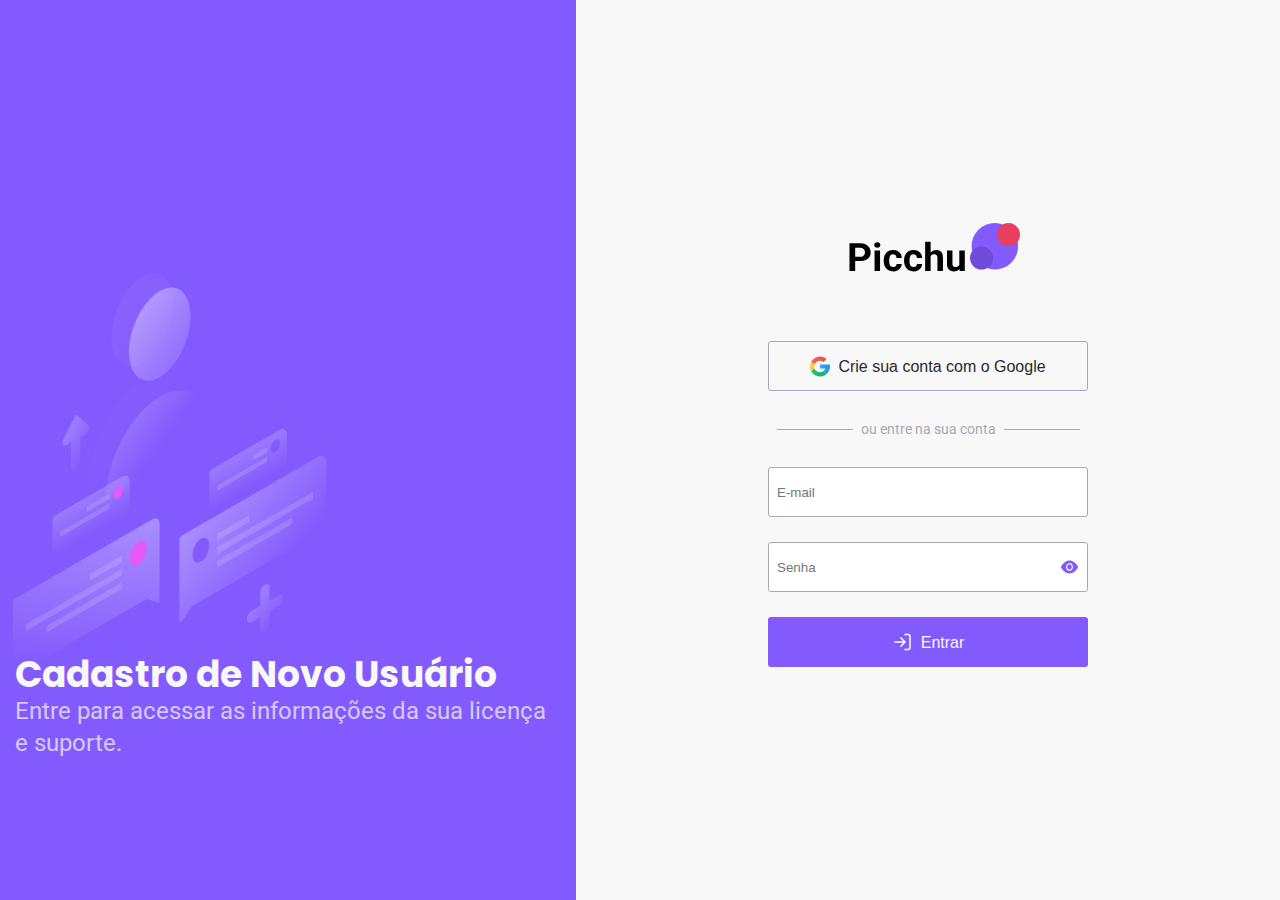
<file: index.html>
<!DOCTYPE html>
<html lang="pt-br">
<head>
<meta charset="UTF-8" />
<meta http-equiv="X-UA-Compatible" content="IE=edge" />
<meta name="viewport" content="width=device-width, initial-scale=1.0" />
<link rel="stylesheet" href="./assets/css/global.css" />
<link rel="stylesheet" href="./assets/css/style.css" />
<link rel="stylesheet" href="./assets/css/media.css" />
<title>Login | Picchu</title>

</head>
<body>
<main class="container">
    <div class="content-title wrapper">
    <header>
        <h1>Cadastro de Novo Usuário</h1>
        <p>Entre para acessar as informações da sua licença e suporte.</p>
    </header>
    </div>
    <div class="content-form-login">
    <section class="wrapper">
        <img class="logo" src="/assets/image/logo.svg" alt="LOGO" />
        <button id="button" type="button" class="enter-button-google">
            <a href="./registry.html">
                <img src="/assets/image/Icon-google.svg" alt="Icon Google" />
                <span>Crie sua conta com o Google</span>
            </a>
        </button>

        <div class="content-line">
            <div class="line-left"></div>
            <span>ou entre na sua conta</span>
            <div class="line-right"></div>
        </div>

        <form action="">
            <label class="sr-only" for="email">Informe o seu E-mail</label>
            <div class="form-input-global">
                <input title="Informe o seu E-mail" type="email" name="email" id="email" placeholder="E-mail" required autocomplete="off">
                <span class="error"></span>
            </div>

            <label class="sr-only" for="password">Informe o seu senha</label>
            <div class="form-input-global">
                <input title="Informe o sua senha" type="password" name="password" id="password" placeholder="Senha" required autocomplete="off">
                <img class="eyes" id="eyes" src="/assets/image/eye.svg" alt="Icon eye">
                <span class="error"></span>
            </div>

            <button class="form-input-button" type="submit">
                <img src="/assets/image/log-in.svg" alt="Icon log-in">
                <span>Entrar</span>
            </button>
        </form>
    </section>
    </div>
</main>

<script src="./assets/js/main.js"></script>
</body>
</html>
</file>
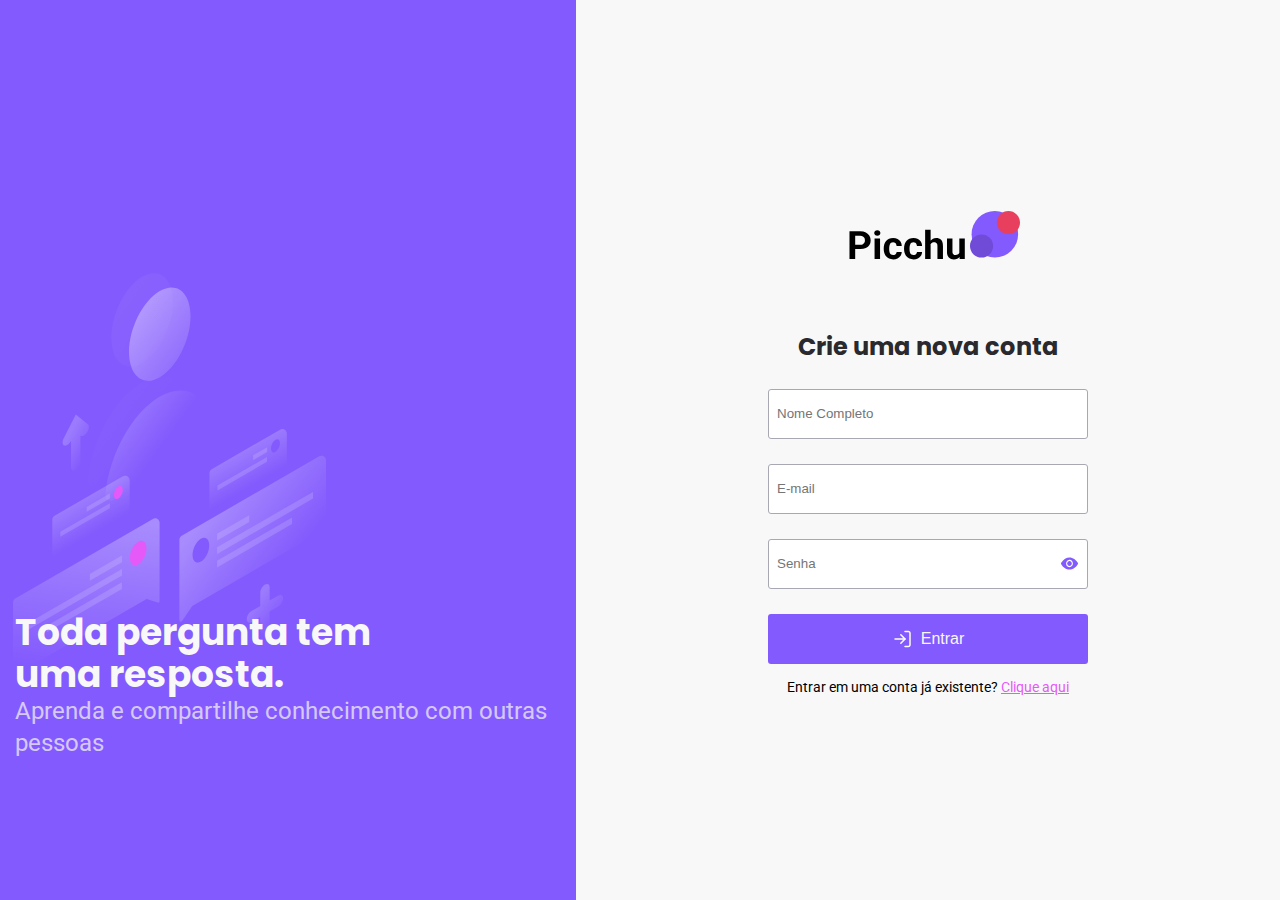
<file: registry.html>
<!DOCTYPE html>
<html lang="pt-br">
<head>
<meta charset="UTF-8" />
<meta http-equiv="X-UA-Compatible" content="IE=edge" />
<meta name="viewport" content="width=device-width, initial-scale=1.0" />
<link rel="stylesheet" href="./assets/css/global.css" />
<link rel="stylesheet" href="./assets/css/style.css" />
<link rel="stylesheet" href="./assets/css/media.css" />
<title>Picchu | Cadastre-se</title>
</head>
<body>
<main class="container">
    <div class="content-title wrapper">
    <header>
        <h1>
        Toda pergunta tem <br />
        uma resposta.
        </h1>
        <p>Aprenda e compartilhe conhecimento com outras pessoas</p>
    </header>
    </div>
    <div class="content-form-login">
    <section class="wrapper">
        <img class="logo" src="/assets/image/logo.svg" alt="LOGO" />
        <h1>Crie uma nova conta</h1>
        <form action="">
            <label class="sr-only" for="email">Informe o seu Nome Completo</label>
            <div class="form-input-global">
                <input title="Informe o seu Nome Completo"  type="text" name="text" id="text" placeholder="Nome Completo" required autocomplete="off">
            </div>

            <label class="sr-only" for="email">Informe o seu E-mail</label>
            <div class="form-input-global">
                <input title="Informe o seu E-mail" type="email" name="email" id="email" placeholder="E-mail" required autocomplete="off">
            </div>

            <label class="sr-only" for="password">Informe o seu senha</label>
            <div class="form-input-global">
                <input title="Informe o sua senha"  type="password" name="password" id="password" placeholder="Senha" required autocomplete="off">
                <img class="eyes" id="eyes" src="/assets/image/eye.svg" alt="Icon eye">
            </div>

            <button class="form-input-button" type="submit">
                <img src="/assets/image/log-in.svg" alt="Icon log-in">
                <span>Entrar</span>
            </button>
            <p>
                Entrar em uma conta já existente?
                <a href="./index.html">Clique aqui</a>
            </p>
        </form>
    </section>
    </div>
</main>

<script src="./assets/js/main.js"></script>
</body>
</html>
</file>
<file: assets/css/global.css>
@import url('https://fonts.googleapis.com/css2?family=Roboto:wght@400;500&display=swap');

@import url('https://fonts.googleapis.com/css2?family=Poppins:wght@600;700&display=swap');

* {
    margin: 0;
    padding: 0;
    box-sizing: border-box;
}

html {
    scroll-behavior: smooth;
    font-size: 62.5%;
    --purple-bg: #835AFD;
    --purple-bg-hover: #6F4BD8;
    --white-bg: #F8F8F8;
    --border: #A8A8B3;
    --border-hover: #7E7E86;
    height: 100%;
}

body {
    font-size: 1.6rem;
    font-family: 'Roboto', sans-serif;
}

/* Tamanho de fonte global */
body, button, .button {
    font-size: clamp(14px, 1.6rem, 2vw);
}

.wrapper {
    max-width: 658px;
    width: 100%;
    margin: 0 auto;
    padding: 0 15px;
}

.content-form-login form label.sr-only{
    position: absolute;
    height: 1px;
    width: 1px;
    padding: 0;
    margin: -1;
    overflow: hidden;
    clip-path: rect(0, 0, 0, 0);
    white-space: nowrap;
    border-width: 0;
}
</file>
<file: assets/css/style.css>
/*======CONTEINERS ==============================*/
.container {
    width: 100vw;
    height: 100vh;
    background-color: var(--purple-bg);
    display: grid;
    grid-auto-columns: 1fr; 
    grid-auto-rows: 1fr; 
    grid-template-columns: .9fr 1.1fr; 
    grid-template-areas: 
        "content-title content-form-login"
        "content-title content-form-login";
}

/*====== TITLE ==============================*/
.content-title {
    grid-area: content-title;
    background-color: var(--purple-bg);
    background-image: url("/assets/image/Illustration.svg");
    background-repeat: no-repeat;
    background-position: 5% 55%;
}

.content-title header {
    display: flex;
    flex-direction: column;
    justify-content: flex-end;
    padding-bottom: 140px;
    width: 100%;
    height: 100%;
}

.content-title header h1 {
    font-family: 'Poppins', sans-serif;
    font-weight: 700;
    font-size: max(3.6rem, 100%);
    line-height: 117%;
    color: var(--white-bg);
}

.content-title header p {
    font-weight: 400;
    font-size: 2.4rem;
    line-height: 133%;
    color: var(--white-bg);
    opacity: 0.7;
}

/*====== FORMULÁRIO ==============================*/
.content-form-login {
    grid-area: content-form-login;
    background-color: var(--white-bg);
    display: flex;
    flex-direction: column;
    justify-content: center;
    align-items: center;
    text-align: center;
}

.content-form-login .logo {
    margin-bottom: 56px;
}

.content-form-login .enter-button-google {
    max-width: 320px;
    width: 100%;
    height: 50px;
    margin: auto;
    background-color: var(--white-bg);
    border-radius: 3px;
    border: 1px solid var(--border);
    display: flex;
    align-items: center;
    justify-content: center;
    cursor: pointer;
    margin-bottom: 30px;
    outline: none;
}

.content-form-login .enter-button-google a {
    text-decoration: none;
    display: flex;
    align-items: center;
    justify-content: center;
    gap: 8px;
}

.content-form-login .enter-button-google:hover {
    border: 1px solid var(--border-hover);
}

.content-form-login .enter-button-google a span {
    font-size: 1.6rem;
    font-weight: 500;
    line-height: 19px;
    color: #29292E;
}

.content-form-login .content-line {
    display: flex;
    flex-direction: row;
    align-items: center;
    justify-content: center;
    gap: 8px;
    margin-bottom: 30px;
}

.content-form-login .content-line span {
    font-weight: 400;
    font-size: 1.4rem;
    line-height: 16px;
    color: var(--border);
}

.content-form-login .content-line .line-left,
.content-form-login .content-line .line-right {
    width: 76px;
    height: 1px;
    background-color: var(--border);
}

.content-form-login form .form-input-global {
    max-width: 320px;
    width: 100%;
    height: 50px;
    margin: auto;
    background-color: var(--white-bg);
    display: flex;
    align-items: center;
    justify-content: center;
    cursor: pointer;
    margin-bottom: 25px;
    border: none;
    outline: none;
    position: relative;
    display: inline-block;
}

.content-form-login form .form-input-global span.active {
    max-width: 100%;
    width: 100%;
    height: 23px;
    display: flex;
    align-items: center;
    color: rgb(245, 73, 73);
    font-size: 1.3rem;
    background-image: url("/assets/image/error.svg");
    background-repeat: no-repeat;
    background-position: 98% 50%;
}

.content-form-login form .form-input-global input {
    width: 100%;
    height: 100%;
    border: 1px solid var(--border);
    outline: none;
    padding-left: 8px;
    border-radius: 3px;
    cursor: pointer;
}

.content-form-login form .form-input-global input:focus {
    border: 1px solid var(--purple-bg);
}

.content-form-login form .form-input-global .eyes {
    max-width: 17px;
    width: 100%;
    position: absolute;
    top: 36%;
    right: 3%;
}

.content-form-login form .form-input-button {
    max-width: 320px;
    width: 100%;
    height: 50px;
    margin: auto;
    background-color: var(--purple-bg);
    display: flex;
    align-items: center;
    justify-content: center;
    gap: 8px;
    cursor: pointer;
    margin-bottom: 15px;
    border: 1px solid transparent;
    border-radius: 3px;
    transition: all 0.3s ease-in-out;
}

.content-form-login form .form-input-button:hover {
    background-color: var(--purple-bg-hover);
}

.content-form-login form .form-input-button span {
    font-size: 1.6rem;
    font-weight: 500;
    line-height: 19px;
    color: var(--white-bg);
}

/* PAGE REGISTRY */

.container .content-form-login form p {
    font-weight: 400;
    font-size: 1.4rem;
    line-height: 16px;
}

.container .content-form-login form p a {
    color: #E559F9;
    text-decoration: underline;
}

.content-form-login h1 {
    font-family: 'Poppins', sans-serif;
    font-weight: 700;
    font-size: 2.4rem;
    line-height: 36px;
    color: #29292E;
    margin-bottom: 24px;
}
</file>
<file: assets/css/media.css>
@media (max-width: 788px) {
    /*======CONTEINERS ==============================*/
    .container {
        display: flex;
        flex-direction: column;
        background-color: var(--white-bg);
    }
    /*====== TITLE ==============================*/
    .content-title {
        display: none;
    }

/*====== FORMULÁRIO ==============================*/
    .content-form-login {
        width: 100%;
        height: 70%;
        margin: auto;
        padding-inline: 20px;
        border-radius: 0px;
        justify-content: initial;
        padding-top: 0px;
        display: flex;
        flex-direction: column;
        align-items: center;
        justify-content: center;
    }

    .content-form-login .logo {
        max-width: 100px;
        width: 100%;
        margin-bottom: 40px;
    }

    .content-form-login .enter-button-google {
        max-width: 290px;
        margin-bottom: 30px;
    }

    .content-form-login .enter-button-google span {
        font-size: 1.4rem;
    }

    .content-form-login .content-line .line-left,
    .content-form-login .content-line .line-right {
    width: 36px;
    height: 1px;
    background-color: var(--border);
    }
}
</file>
